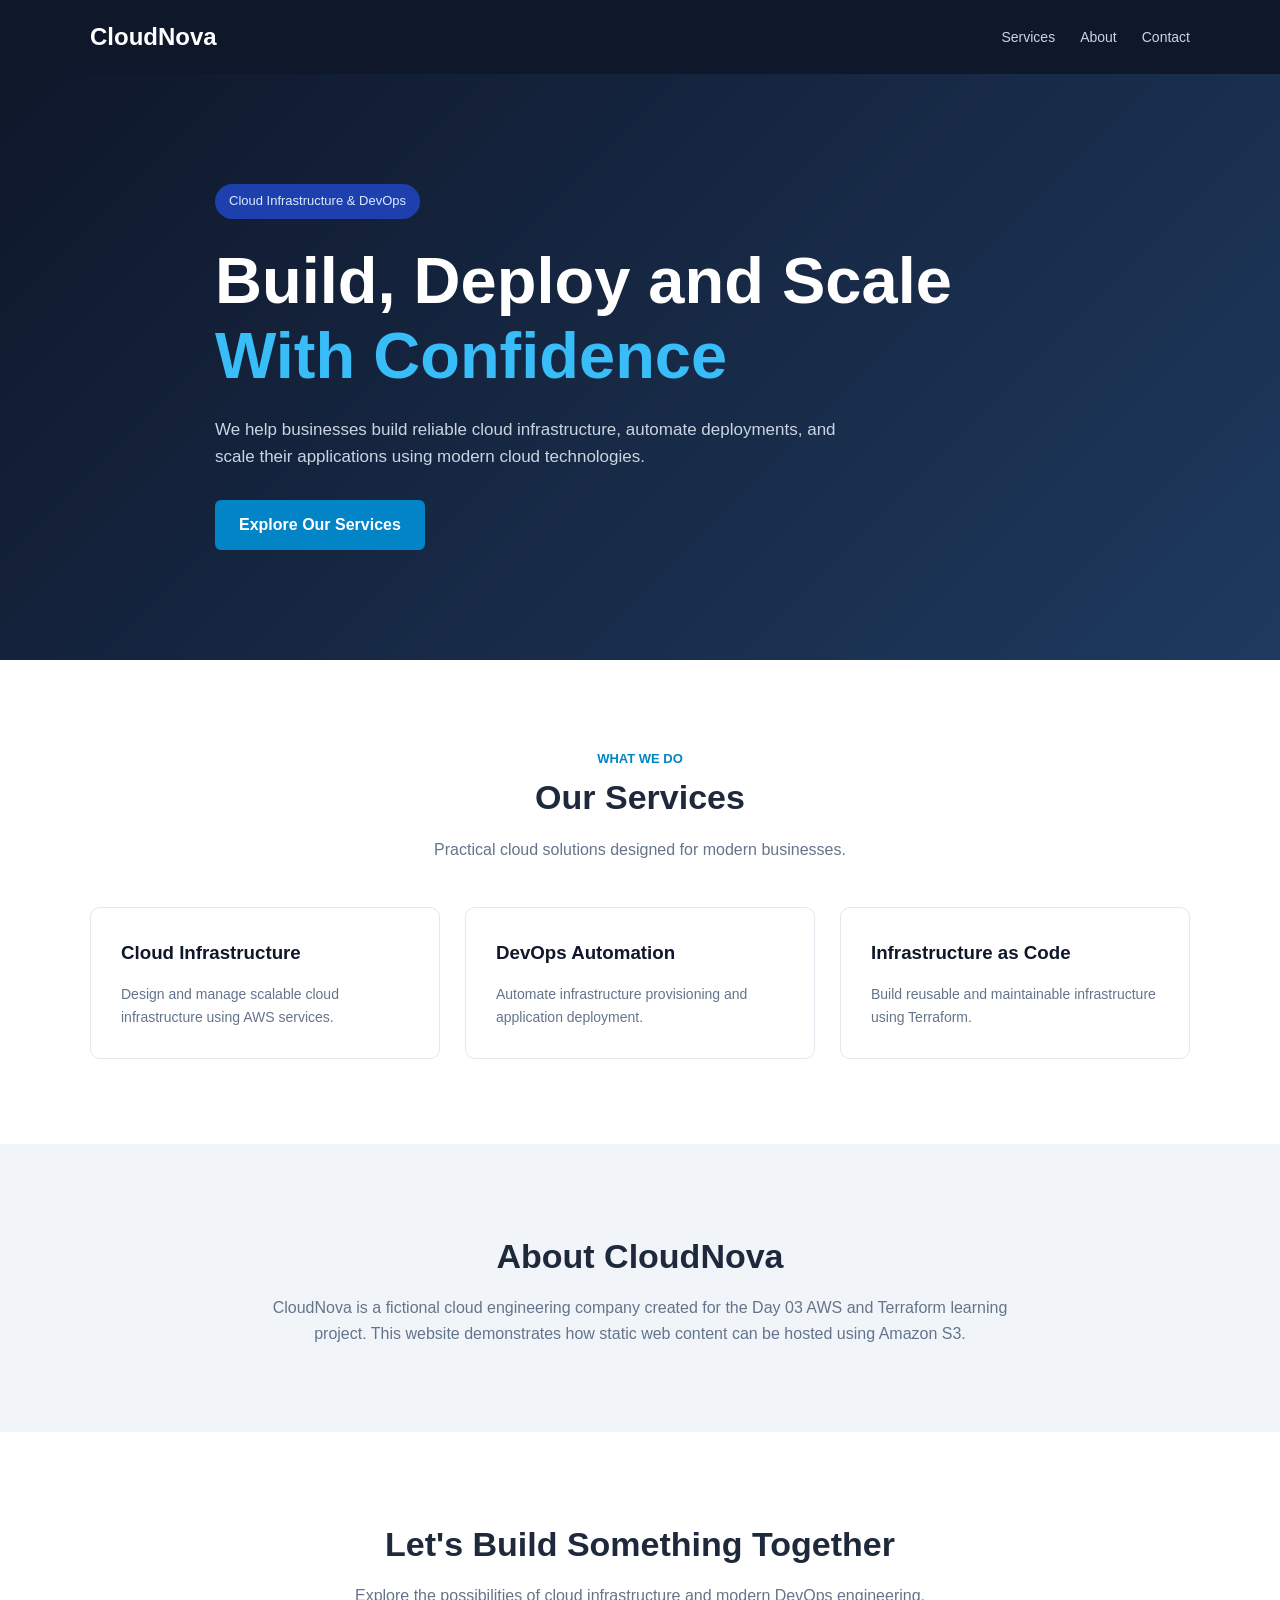
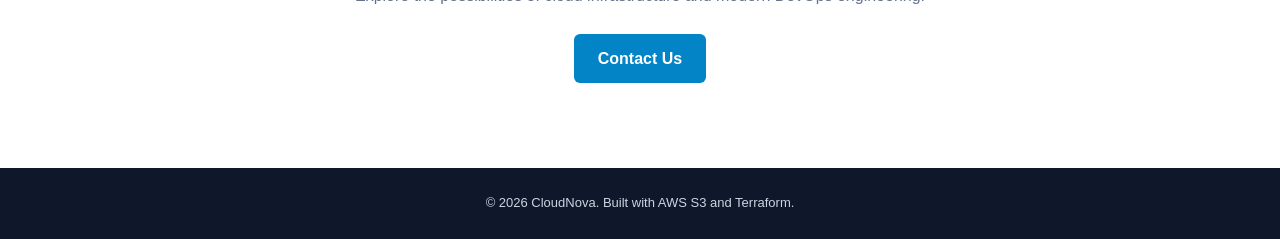
<file: day-003-host-a-static-website-using-amazon-s3-and-terraform/website/index.html>
<!doctype html>
<html lang="en">
  <head>
    <meta charset="UTF-8" />
    <meta name="viewport" content="width=device-width, initial-scale=1.0" />

    <meta
      name="description"
      content="CloudNova provides modern cloud infrastructure and DevOps solutions."
    />

    <title>CloudNova | Cloud Infrastructure Solutions</title>

    <link rel="stylesheet" href="./style.css" />
  </head>

  <body>
    <header class="navbar">
      <div class="container nav-content">
        <a href="/" class="logo">CloudNova</a>

        <nav>
          <a href="#services">Services</a>
          <a href="#about">About</a>
          <a href="#contact">Contact</a>
        </nav>
      </div>
    </header>

    <main>
      <section class="hero">
        <div class="container hero-content">
          <span class="badge">Cloud Infrastructure & DevOps</span>

          <h1>
            Build, Deploy and Scale
            <span>With Confidence</span>
          </h1>

          <p>
            We help businesses build reliable cloud infrastructure, automate
            deployments, and scale their applications using modern cloud
            technologies.
          </p>

          <a href="#services" class="button"> Explore Our Services </a>
        </div>
      </section>

      <section id="services" class="section">
        <div class="container">
          <div class="section-heading">
            <span>What We Do</span>
            <h2>Our Services</h2>
            <p>Practical cloud solutions designed for modern businesses.</p>
          </div>

          <div class="service-grid">
            <div class="service-card">
              <h3>Cloud Infrastructure</h3>
              <p>
                Design and manage scalable cloud infrastructure using AWS
                services.
              </p>
            </div>

            <div class="service-card">
              <h3>DevOps Automation</h3>
              <p>
                Automate infrastructure provisioning and application deployment.
              </p>
            </div>

            <div class="service-card">
              <h3>Infrastructure as Code</h3>
              <p>
                Build reusable and maintainable infrastructure using Terraform.
              </p>
            </div>
          </div>
        </div>
      </section>

      <section id="about" class="about section">
        <div class="container">
          <h2>About CloudNova</h2>

          <p>
            CloudNova is a fictional cloud engineering company created for the
            Day 03 AWS and Terraform learning project. This website demonstrates
            how static web content can be hosted using Amazon S3.
          </p>
        </div>
      </section>

      <section id="contact" class="section">
        <div class="container contact-content">
          <h2>Let's Build Something Together</h2>

          <p>
            Explore the possibilities of cloud infrastructure and modern DevOps
            engineering.
          </p>

          <a href="mailto:hello@example.com" class="button"> Contact Us </a>
        </div>
      </section>
    </main>

    <footer>
      <div class="container">
        <p>&copy; 2026 CloudNova. Built with AWS S3 and Terraform.</p>
      </div>
    </footer>
  </body>
</html>
</file>
<file: day-003-host-a-static-website-using-amazon-s3-and-terraform/website/style.css>
* {
  margin: 0;
  padding: 0;
  box-sizing: border-box;
}

html {
  scroll-behavior: smooth;
}

body {
  font-family: Arial, Helvetica, sans-serif;
  color: #1e293b;
  background: #ffffff;
  line-height: 1.6;
}

.container {
  width: 90%;
  max-width: 1100px;
  margin: 0 auto;
}

.navbar {
  background: #0f172a;
  padding: 18px 0;
}

.nav-content {
  display: flex;
  justify-content: space-between;
  align-items: center;
  gap: 20px;
}

.logo {
  color: #ffffff;
  font-size: 24px;
  font-weight: bold;
  text-decoration: none;
}

nav {
  display: flex;
  gap: 25px;
}

nav a {
  color: #cbd5e1;
  text-decoration: none;
  font-size: 14px;
}

nav a:hover {
  color: #38bdf8;
}

.hero {
  background: linear-gradient(135deg, #0f172a, #1e3a5f);
  color: #ffffff;
  padding: 110px 0;
}

.hero-content {
  max-width: 850px;
}

.badge {
  display: inline-block;
  background: #1e40af;
  color: #dbeafe;
  padding: 7px 14px;
  border-radius: 20px;
  font-size: 13px;
  margin-bottom: 25px;
}

.hero h1 {
  font-size: clamp(38px, 6vw, 65px);
  line-height: 1.15;
  margin-bottom: 22px;
}

.hero h1 span {
  color: #38bdf8;
  display: block;
}

.hero p {
  color: #cbd5e1;
  max-width: 650px;
  margin-bottom: 30px;
  font-size: 17px;
}

.button {
  display: inline-block;
  background: #0284c7;
  color: #ffffff;
  padding: 12px 24px;
  border-radius: 6px;
  text-decoration: none;
  font-weight: bold;
  transition: background 0.2s ease;
}

.button:hover {
  background: #0369a1;
}

.section {
  padding: 85px 0;
}

.section-heading {
  text-align: center;
  margin-bottom: 45px;
}

.section-heading span {
  color: #0284c7;
  font-weight: bold;
  text-transform: uppercase;
  font-size: 13px;
}

.section-heading h2,
.about h2,
.contact-content h2 {
  font-size: 34px;
  margin-bottom: 12px;
}

.section-heading p,
.about p,
.contact-content p {
  color: #64748b;
}

.service-grid {
  display: grid;
  grid-template-columns: repeat(3, 1fr);
  gap: 25px;
}

.service-card {
  border: 1px solid #e2e8f0;
  padding: 30px;
  border-radius: 10px;
  background: #ffffff;
}

.service-card h3 {
  margin-bottom: 15px;
  color: #0f172a;
}

.service-card p {
  color: #64748b;
  font-size: 14px;
}

.about {
  background: #f1f5f9;
  text-align: center;
}

.about p {
  max-width: 750px;
  margin: 0 auto;
}

.contact-content {
  text-align: center;
}

.contact-content p {
  margin-bottom: 25px;
}

footer {
  background: #0f172a;
  color: #cbd5e1;
  text-align: center;
  padding: 25px 0;
  font-size: 13px;
}

.error-page {
  min-height: 100vh;
  display: flex;
  justify-content: center;
  align-items: center;
  padding: 30px;
  background: #f1f5f9;
  text-align: center;
}

.error-card {
  max-width: 500px;
  background: #ffffff;
  padding: 50px 35px;
  border-radius: 12px;
  box-shadow: 0 10px 30px rgba(15, 23, 42, 0.08);
}

.error-code {
  color: #0284c7;
  font-size: 75px;
  font-weight: bold;
}

.error-card h1 {
  margin-bottom: 15px;
}

.error-card p {
  color: #64748b;
  margin-bottom: 25px;
}

@media (max-width: 768px) {
  .nav-content {
    flex-direction: column;
  }

  .service-grid {
    grid-template-columns: 1fr;
  }

  .hero {
    padding: 75px 0;
  }

  nav {
    gap: 15px;
  }
}
</file>
